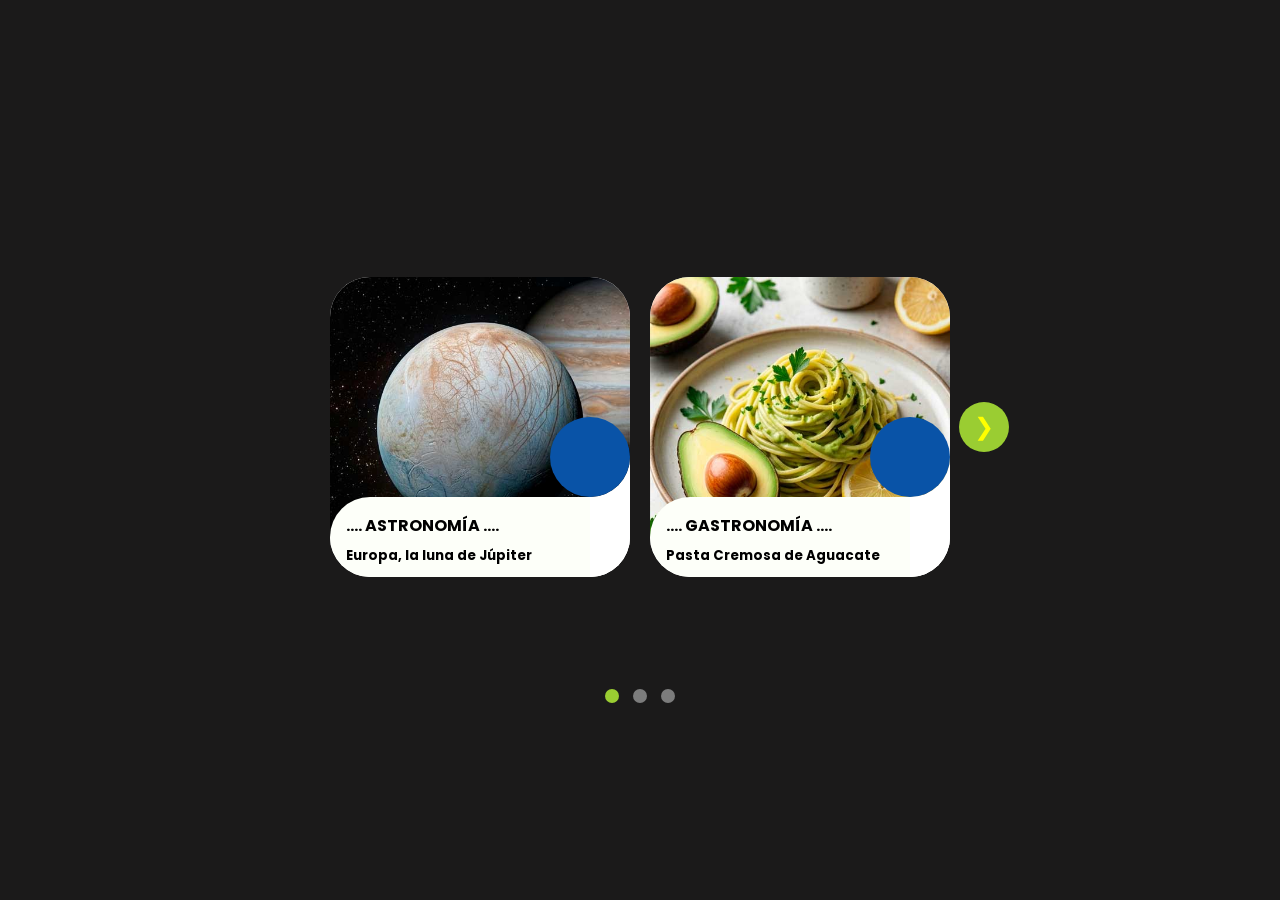
<file: sLIDER/index.html>
<!DOCTYPE html>
<html lang="es">

<head>
    <meta charset="UTF-8">
    <meta name="viewport" content="width=device-width, initial-scale=1.0">
    <title>CSS Slider</title>
    <link rel="stylesheet" href="style.css">
</head>

<body>
    <div class="container">

        <!-- .carousel: envuelve TODO el slider (estados, ventana, flechas y puntos).
             Antes tenías directamente .slider dentro de .container; ahora .slider
             va dentro de .viewport, que a su vez va dentro de .carousel. -->
        <div class="carousel">

            <!-- 1) ESTADOS: tres radios con el MISMO name (solo uno marcado a la vez).
                 Tienen que ir ANTES de .viewport, las flechas y los puntos, porque
                 el selector "~" del CSS solo mira a los hermanos que vienen DESPUÉS.
                 s1 = cards 1-2 | s2 = cards 2-3 | s3 = cards 3-4 -->
            <input type="radio" name="slide" id="s1" checked>
            <input type="radio" name="slide" id="s2">
            <input type="radio" name="slide" id="s3">

            <!-- 2) VENTANA: recorta la cinta para que solo se vean 2 cards -->
            <div class="viewport">

                <!-- CINTA: tu .slider de siempre, con tus 4 cards sin tocar -->
                <div class="slider">

                    <div class="card">
                        <div class="pic"></div>
                        <div class="content">
                            <h4>Astronomía</h4>
                            <h5>Europa, la luna de Júpiter</h5>
                            <p>Nuevos datos de la sonda espacial sugieren que las capas de hielo ocultan un óceano subterráneo con más agua que la Tierra.</p>
                        </div>
                    </div>

                    <div class="card">
                        <div class="pic"></div>
                        <div class="content">
                            <h4>Gastronomía</h4>
                            <h5>Pasta Cremosa de Aguacate</h5>
                            <p>Un plato rápido, saludable y lleno de sabor. Descubre el truco para lograr una textura ultrasuave usando solo cinco ingredientes frescos.</p>
                        </div>
                    </div>

                    <div class="card">
                        <div class="pic"></div>
                        <div class="content">
                            <h4>Tecnología</h4>
                            <h5>Guía de Desarrollo</h5>
                            <p>Técnicas prácticas para estructurar proyectos complejos, priorizar tareas clave y mantener un estado de deep work continuo durante el día.</p>
                        </div>
                    </div>

                    <div class="card">
                        <div class="pic"></div>
                        <div class="content">
                            <h4>Arquitectura</h4>
                            <h5>La regla 60-30-10</h5>
                            <p>Descubre cómo aplicar la fórmula clásica del interiorismo para equilibrar el color dominante, el secundario y los acentos sin recargar tus espacios.</p>
                        </div>
                    </div>

                </div>
            </div>

            <!-- 3) FLECHAS: cada una es un <label for="..."> que marca el radio destino.
                 El CSS muestra solo las que tienen sentido en cada posición.
                 p2: estando en s2, vuelve a s1 | p3: estando en s3, vuelve a s2
                 n1: estando en s1, avanza a s2 | n2: estando en s2, avanza a s3 -->
            <label class="arrow prev p2" for="s1">&#10094;</label>
            <label class="arrow prev p3" for="s2">&#10094;</label>
            <label class="arrow next n1" for="s2">&#10095;</label>
            <label class="arrow next n2" for="s3">&#10095;</label>

            <!-- 4) NAV DEL PIE: un punto por posición -->
            <div class="dots">
                <label for="s1" aria-label="Cards 1 y 2"></label>
                <label for="s2" aria-label="Cards 2 y 3"></label>
                <label for="s3" aria-label="Cards 3 y 4"></label>
            </div>

        </div>
    </div>
</body>

</html>
</file>
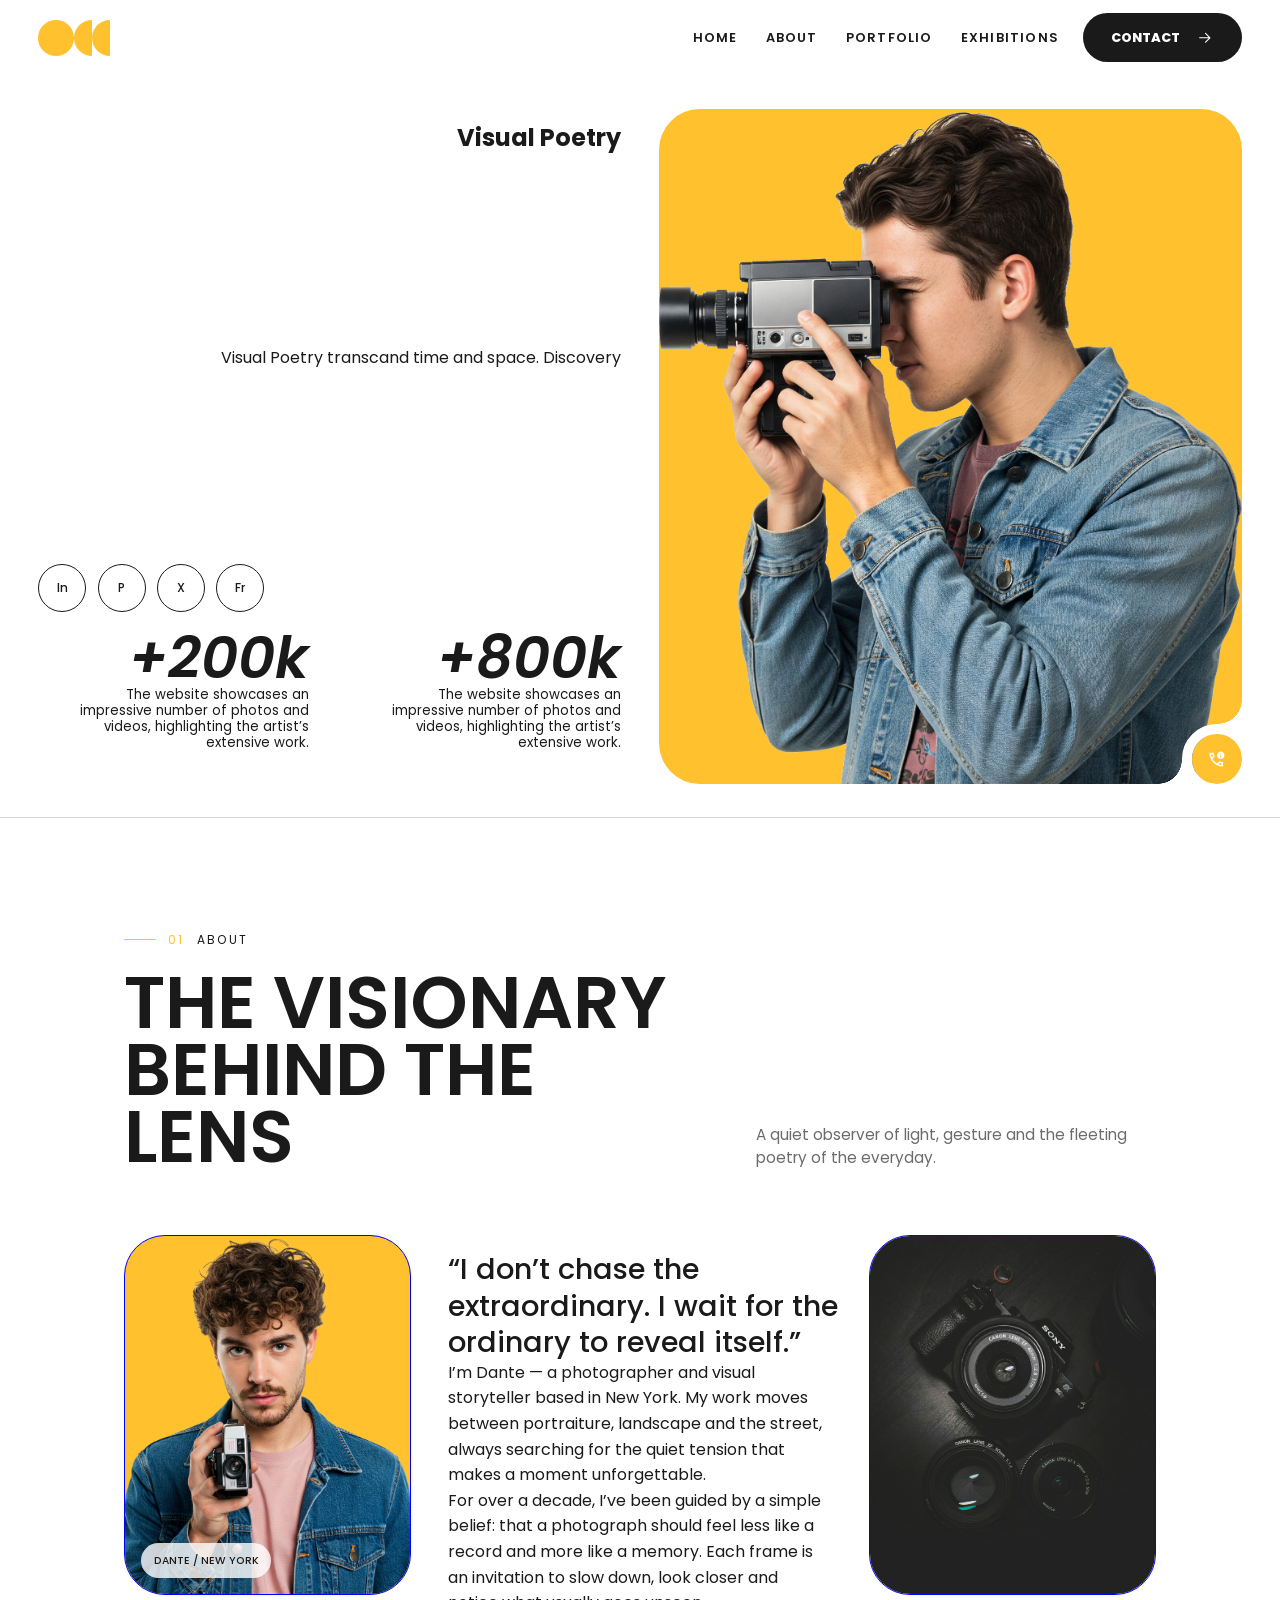
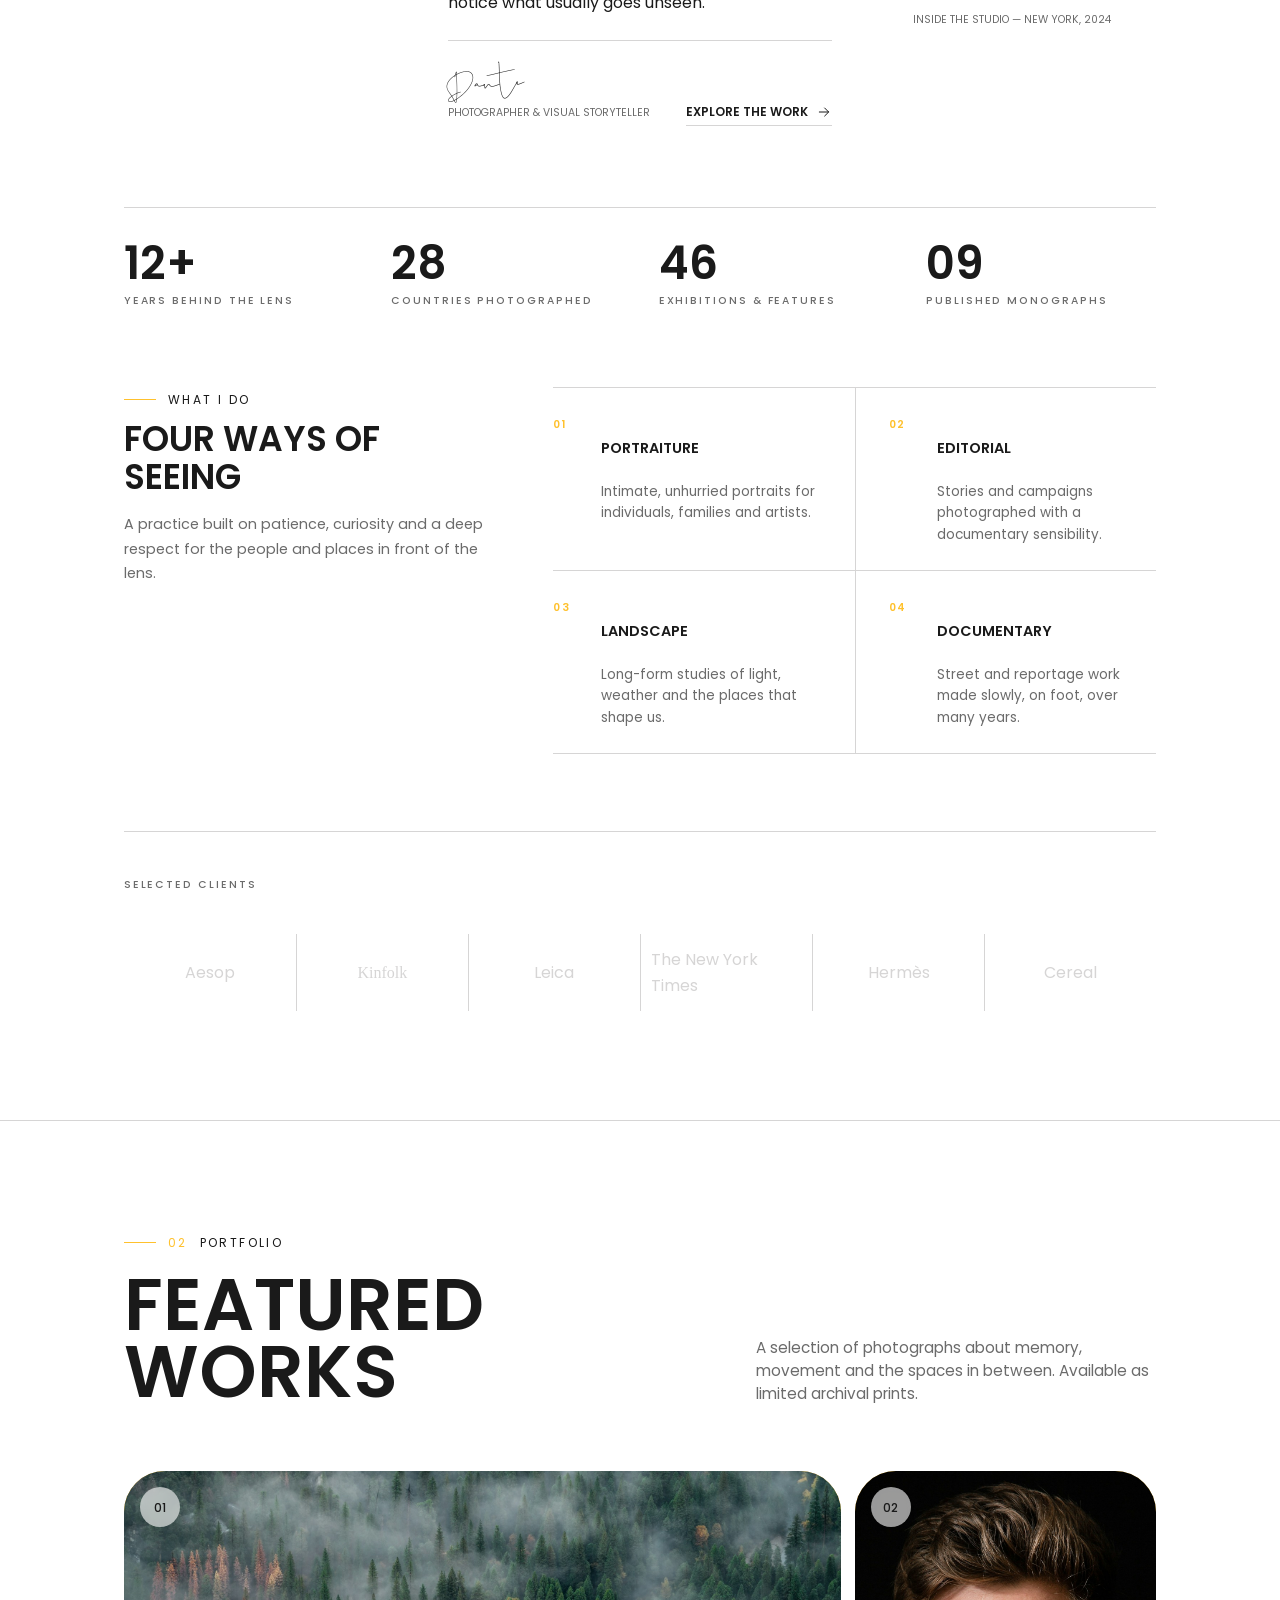
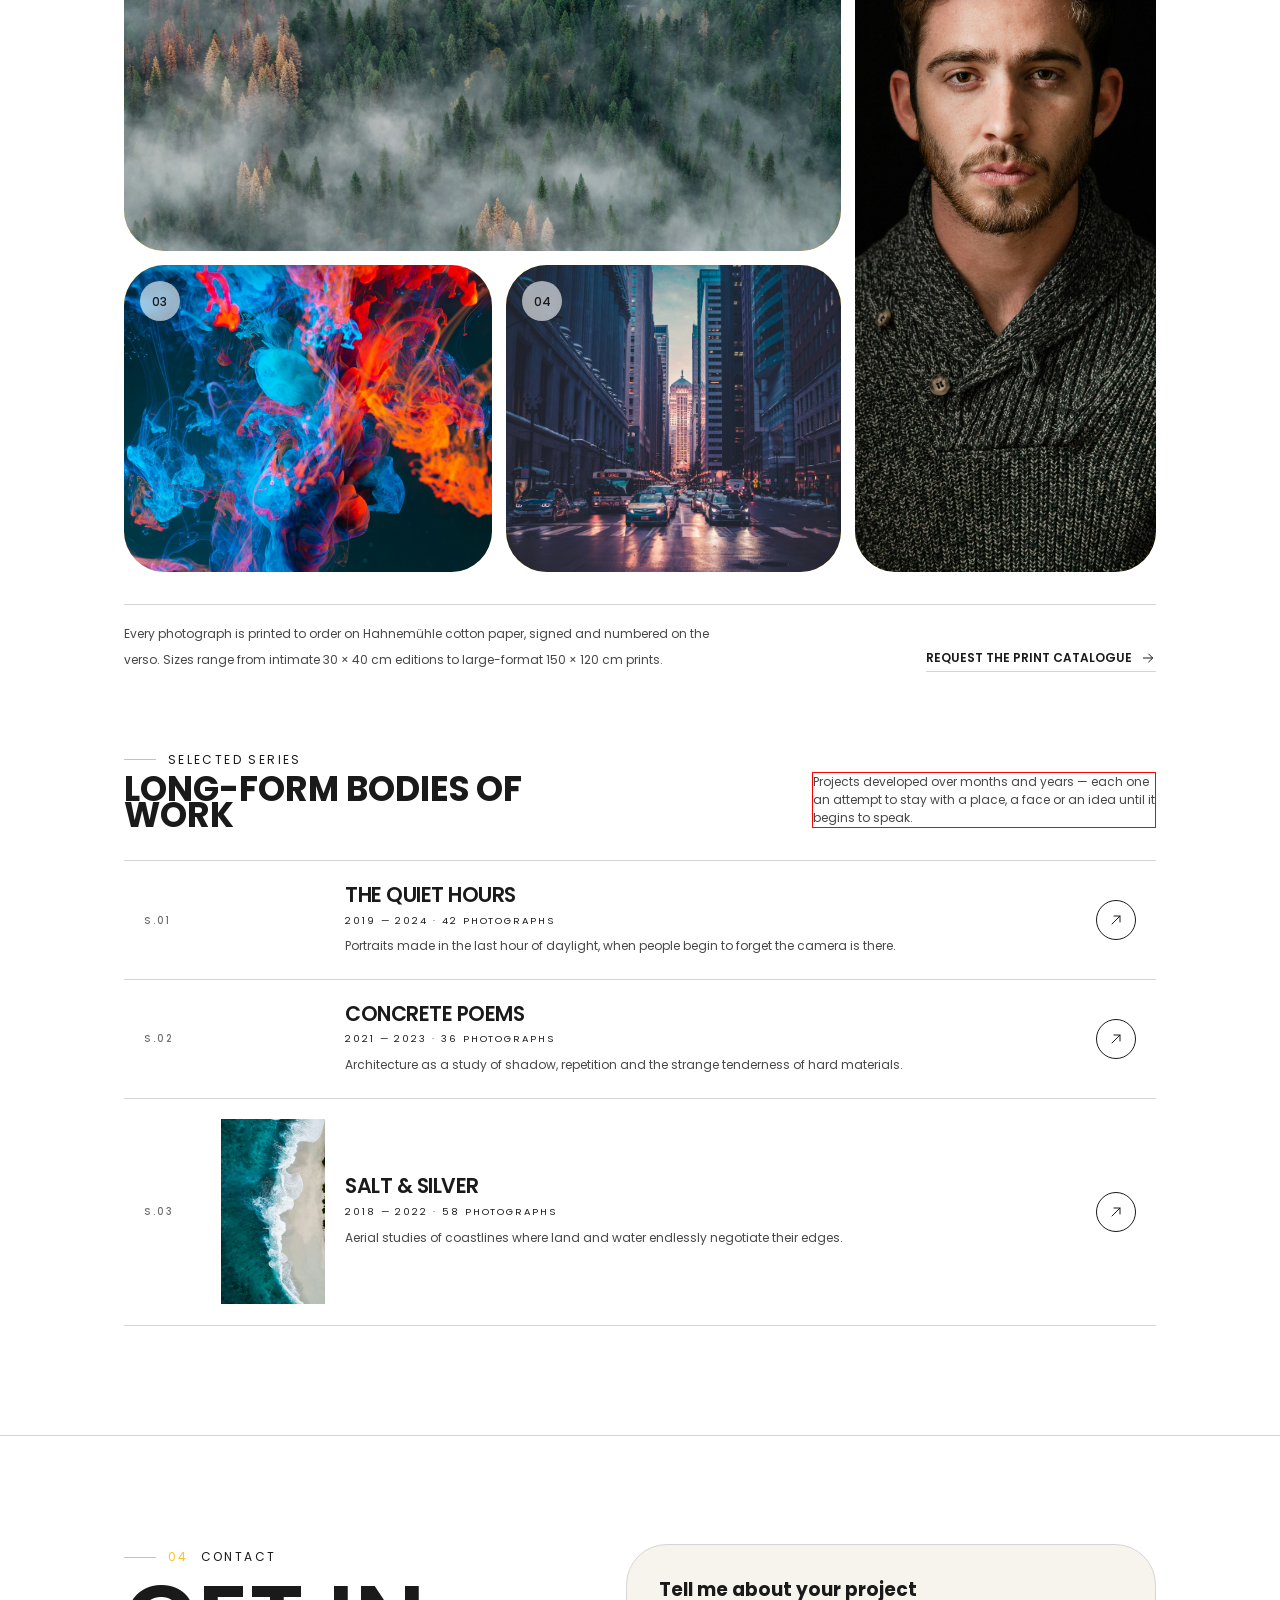
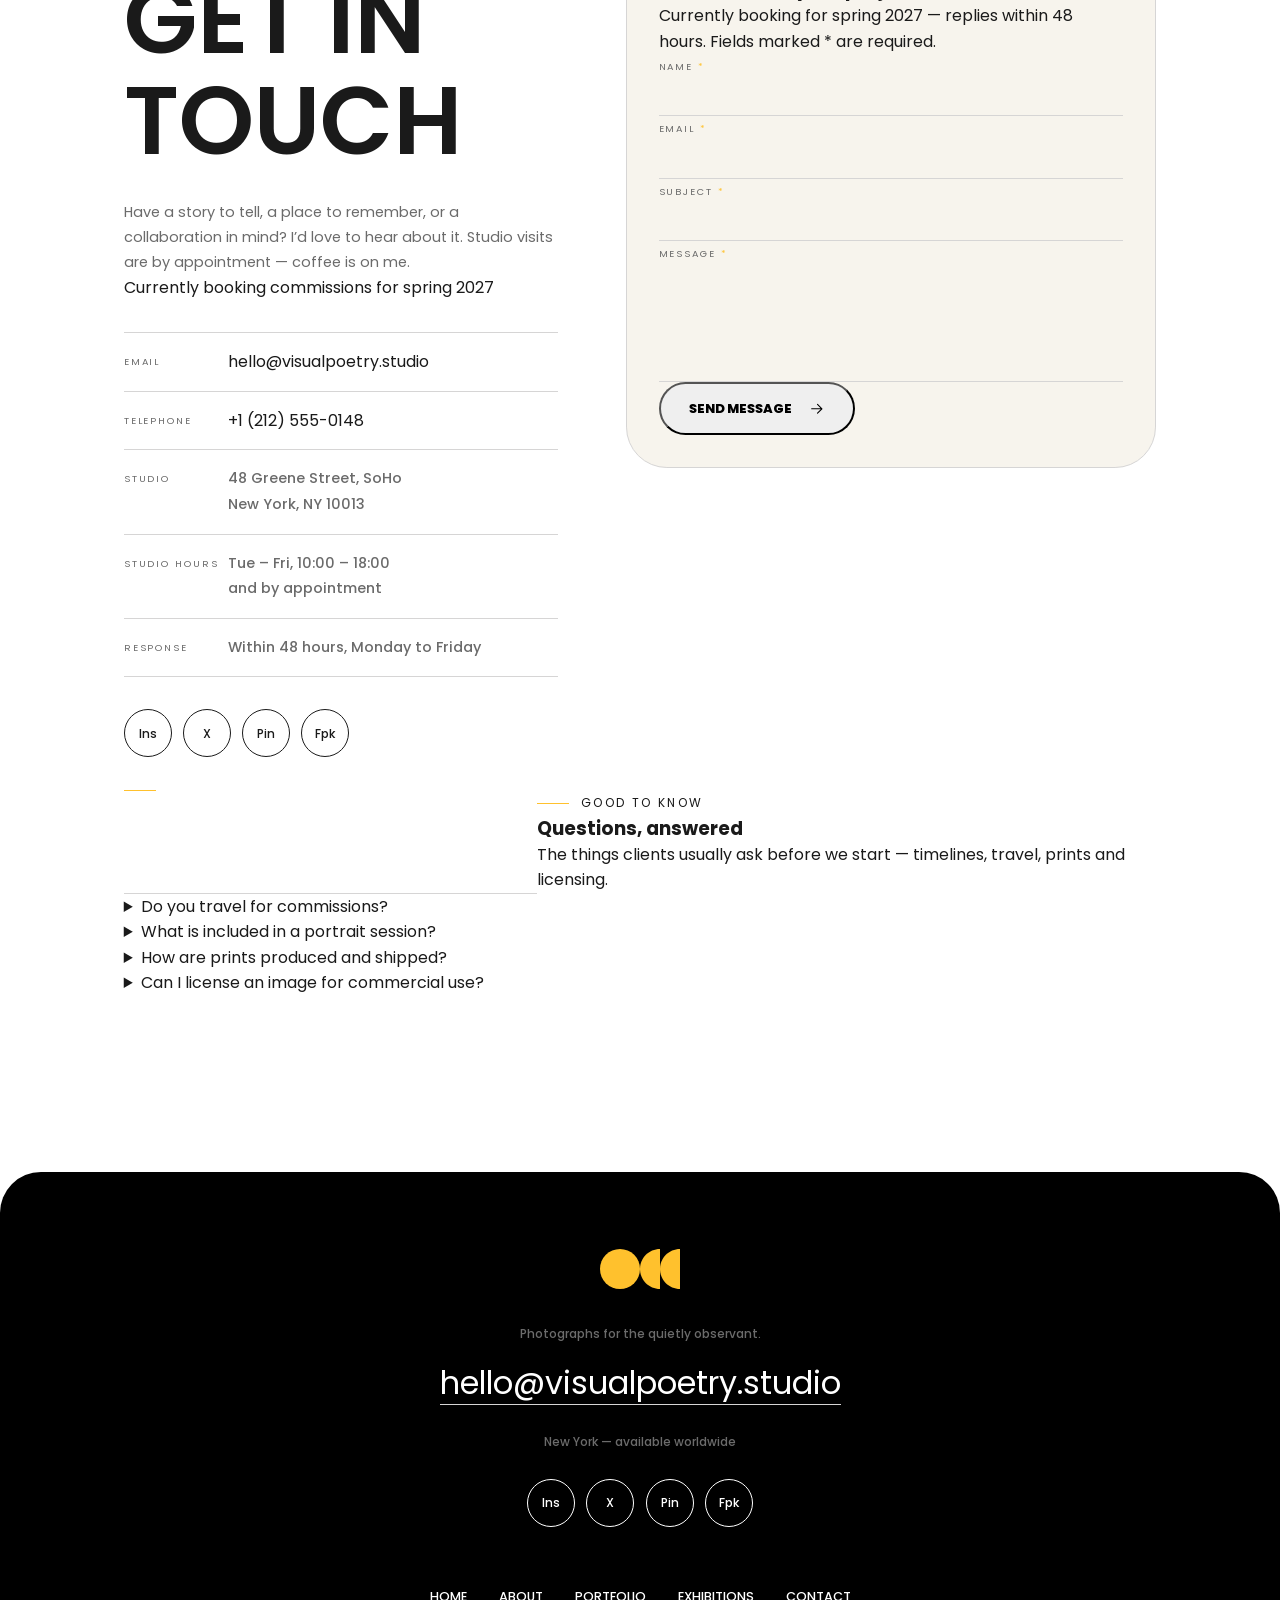
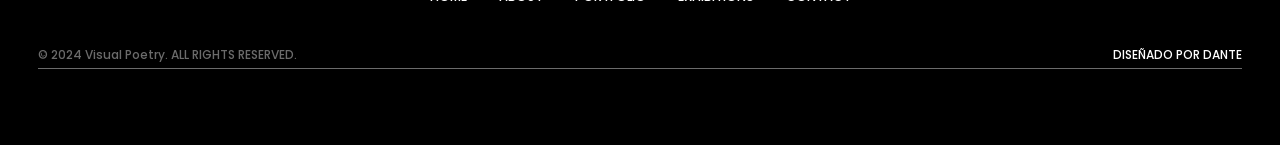
<file: VISUAL POETRY (2)/VISUAL POETRY (2)/VISUAL POETRY/index.html>
<!DOCTYPE html>
<html lang="en">
<head>
    <meta charset="UTF-8">
    <meta name="viewport" content="width=device-width, initial-scale=1.0, viewport-fit=cover">
    <meta name= "description" content="Visual Poetry is a studio of photographer Dante - portrait , landscapes and urban pictures">
    <meta name="author" description="Alba">
    <title>VISUAL POETRY</title>
    <link rel="stylesheet" href="style.css">
    <link rel="icon" href="img/logos/logo_400_orange.png" type="image/png">
    <script src="js/burguer.js" defer></script>
</head>
<body>
    <a href="#main-content" class="skip-link">Skip to content</a>
    <header class="site-header">
        <div class="container header__inner ">
            <a href="#" class="brand" aria-label="Visual Poetry - HOME">
                <svg class="brand__logo" width="300" height="150" viewBox="0 0 300 150" fill="none" xmlns="http://www.w3.org/2000/svg"> <!-- fill= transparente (none) -->
                    <circle cx="75" cy="75" r="75" fill="#ffc12d"/> <!-- fill= color que sea -->
                    <path d="M225 150C183.579 150 150 116.421 150 75C150 33.5786 183.579 0 225 0V150Z" fill="#ffc12d"/> <!-- fill= color que sea -->
                    <path d="M300 150C258.579 150 225 116.421 225 75C225 33.5786 258.579 0 300 0V150Z" fill="#ffc12d"/> <!-- fill= color que sea -->
                </svg>
            </a>
            <!-- Burger menu -->
             <button class="menu-toggle" id="nav-icon" type="button" aria-expanded="false" aria-controls="primary-navigation" aria-label="Open Menu">
                <span></span><span></span><span></span>
             </button>

             <nav class="primary-nav" id="primary-navigation" aria-label="Primary">
                <ul class="primary-nav__list">
                    <li><a href="#home" class="nav-link" data-replace="HOME"><span>HOME</span></a></li> <!-- data-replace es un atributo de usuario para la animación -->
                    <li><a href="#about" class="nav-link" data-replace="ABOUT"><span>ABOUT</span></a></li>
                    <li><a href="#portfolio" class="nav-link" data-replace="PORTFOLIO"><span>PORTFOLIO</span></a></li>
                    <li><a href="#exhibitons" class="nav-link" data-replace="EXHIBITIONS"><span>EXHIBITIONS</span></a></li>
                </ul>
                 <a href="" class="btn btn-dark primary-nav__cta">
                <span>Contact</span>
                <svg viewBox="0 0 24 24" fill="none" aria-hidden="true"><path d="M5 12h14M13 6l6 6-6 6" stroke="currentColor" stroke-width="1.5" stroke-linecap="round" stroke-linejoin="round"/></svg>
             </a>
             <p class="primary-nav__meta">Photographic Artist · New York</p>
             </nav>
            
        </div>
    </header>
    <main id="main-content">

    <section class="hero" id="hero">

        <div class="container hero__grid">
            <div class="hero__copy">
                <h1 id="hero_title" class="hero_title">
                    <span>Visual </span>
                    <span>Poetry</span>
                </h1>

                <p class="hero_lead">Visual Poetry transcand time and space. Discovery</p>

                <div class="hero_bottom">
                    <ul class="social-list" arial-label="Social Media">
                        <li><a href="" aria-label="Instagram">In</a></li>
                        <li><a href="" aria-label="Pinterest">P</a></li>
                        <li><a href="" aria-label="X Social Media">X</a></li>
                        <li><a href="" aria-label="Flickr">Fr</a></li>
                    </ul>
                     <dl class="stats">
                    <div class="stat">
                          <dt>+200k</dt>
                        <dd>The website showcases an impressive number of photos and videos, highlighting the artist’s extensive work.</dd>
                    </div>

                    <div class="stat">
                        <dt>+800k</dt>
                        <dd>The website showcases an impressive number of photos and videos, highlighting the artist’s extensive work.</dd>
                    </div>
                </dl>

                </div>

               

            </div>

            <div class="hero__visual">
                <div class="hero__canvas">
                    <img src="img/Dante_perfil.png" alt="Dante, artist Photographer, looking through a vintage film camera" class="hero_portrait">
                </div>

                <a href="" class="hero__contact" aria-label="Hire me - go to contact">
                    <span>
                        <img src="img/phone.svg" alt="Phone Icon" width="24" height="24" aria-hidden="true">
                        <b class="hero__contact-text">Hire Me</b>
                    </span>
                </a>
            </div>
        </div>

    </section>

    <!--About-->
    <section class="section about" id="about" aria-labelledby="about-title">
            <div class="container">
                <header class="section-heading">
                    <p class="eyebrow"><span>01</span> About</p>
                    <h2 class="section-title" id="about-title">The visionary<br>behind the lens</h2>
                    <p class="section-note">A quiet observer of light, gesture and the fleeting poetry of the everyday.</p>
                </header>

                <div class="about__body">
                    <div class="about__portrait">
                        <figure class="media-frame media-frame--mustard">
                            <img src="img/Dante_front.png" alt="Close-up portrait of Dante holding a camera" width="1727" height="1943" loading="lazy" decoding="async">
                            <figcaption class="media-tag">Dante / New York</figcaption>
                        </figure>
                    </div>

                    <div class="about__text">
                        <p class="about__statement">“I don’t chase the extraordinary. I wait for the ordinary to reveal itself.”</p>
                        <p>I’m Dante — a photographer and visual storyteller based in New York. My work moves between portraiture, landscape and the street, always searching for the quiet tension that makes a moment unforgettable.</p>
                        <p>For over a decade, I’ve been guided by a simple belief: that a photograph should feel less like a record and more like a memory. Each frame is an invitation to slow down, look closer and notice what usually goes unseen.</p>

                        <div class="about__footer">
                            <div class="about__signature">
                                <span class="signature">Dante</span>
                                <span class="about__role">Photographer &amp; visual storyteller</span>
                            </div>
                            <a class="text-link" href="#portfolio">
                                Explore the work
                                <svg viewBox="0 0 24 24" fill="none" aria-hidden="true"><path d="M5 12h14M13 6l6 6-6 6" stroke="currentColor" stroke-width="1.5" stroke-linecap="round" stroke-linejoin="round"/></svg>
                            </a>
                        </div>
                    </div>

                    <figure class="about__studio">
                        <div class="media-frame">
                            <img src="img/about/studio.jpg" alt="Camera and lenses arranged on a dark studio table" width="1400" height="1750" loading="lazy" decoding="async">
                        </div>
                        <figcaption>Inside the studio — New York, 2024</figcaption>
                    </figure>
                </div>

                <dl class="about__stats" aria-label="Career highlights">
                    <div class="about-stat">
                        <dt>12+</dt>
                        <dd>Years behind the lens</dd>
                    </div>
                    <div class="about-stat">
                        <dt>28</dt>
                        <dd>Countries photographed</dd>
                    </div>
                    <div class="about-stat">
                        <dt>46</dt>
                        <dd>Exhibitions &amp; features</dd>
                    </div>
                    <div class="about-stat">
                        <dt>09</dt>
                        <dd>Published monographs</dd>
                    </div>
                </dl>

                <div class="about__disciplines">
                    <div class="about__disciplines-intro">
                        <p class="eyebrow">What I do</p>
                        <h3>Four ways of seeing</h3>
                        <p>A practice built on patience, curiosity and a deep respect for the people and places in front of the lens.</p>
                    </div>

                    <ul class="discipline-list">
                        <li class="discipline">
                            <span class="discipline__index">01</span>
                            <div>
                                <h4>Portraiture</h4>
                                <p>Intimate, unhurried portraits for individuals, families and artists.</p>
                            </div>
                        </li>
                        <li class="discipline">
                            <span class="discipline__index">02</span>
                            <div>
                                <h4>Editorial</h4>
                                <p>Stories and campaigns photographed with a documentary sensibility.</p>
                            </div>
                        </li>
                        <li class="discipline">
                            <span class="discipline__index">03</span>
                            <div>
                                <h4>Landscape</h4>
                                <p>Long-form studies of light, weather and the places that shape us.</p>
                            </div>
                        </li>
                        <li class="discipline">
                            <span class="discipline__index">04</span>
                            <div>
                                <h4>Documentary</h4>
                                <p>Street and reportage work made slowly, on foot, over many years.</p>
                            </div>
                        </li>
                    </ul>
                </div>

                <div class="clients">
                    <span class="clients__label">Selected clients</span>
                    <ul class="clients__logos">
                        <li><span class="logo logo--aesop">Aesop</span></li>
                        <li><span class="logo logo--kinfolk">Kinfolk</span></li>
                        <li><span class="logo logo--leica">Leica</span></li>
                        <li><span class="logo logo--nyt">The New York Times</span></li>
                        <li><span class="logo logo--hermes">Hermès</span></li>
                        <li><span class="logo logo--cereal">Cereal</span></li>
                    </ul>
                </div>
            </div>
        </section>

        <section class="section portfolio" id="portfolio" aria-labelledby="portfolio-title">
            <div class="container">
                <header class="section-heading">
                    <p class="eyebrow"><span>02</span> Portfolio</p>
                    <h2 class="section-title" id="portfolio-title">Featured works</h2>
                    <p class="section-note">A selection of photographs about memory, movement and the spaces in between. Available as limited archival prints.</p>
                </header>

                <div class="works">
                    <figure class="work work--landscape" tabindex="0" aria-labelledby="work-1-title">
                        <img src="img/portfolio/fog.jpg" alt="Misty forest with rows of pine trees fading into soft grey fog" width="2000" height="1334" loading="lazy" decoding="async">
                        <span class="work__index" aria-hidden="true">01</span>
                        <figcaption class="work__caption">
                            <span class="work__year">2024 — Landscape</span>
                            <h3 id="work-1-title">Where the Fog Sleeps</h3>
                            <p>Archival pigment print · 120 × 90 cm</p>
                        </figcaption>
                    </figure>

                    <figure class="work work--portrait" tabindex="0" aria-labelledby="work-2-title">
                        <img src="img/portfolio/portrait.jpg" alt="Black and white studio portrait of a man looking directly at the camera" width="1600" height="2400" loading="lazy" decoding="async">
                        <span class="work__index" aria-hidden="true">02</span>
                        <figcaption class="work__caption">
                            <span class="work__year">2024 — Portrait</span>
                            <h3 id="work-2-title">Gaze No. 04</h3>
                            <p>Silver gelatin print · 60 × 80 cm</p>
                        </figcaption>
                    </figure>

                    <figure class="work work--texture" tabindex="0" aria-labelledby="work-3-title">
                        <img src="img/portfolio/macro.jpg" alt="Macro photograph of blue and orange ink swirling through water" width="1600" height="1067" loading="lazy" decoding="async">
                        <span class="work__index" aria-hidden="true">03</span>
                        <figcaption class="work__caption">
                            <span class="work__year">2025 — Abstract</span>
                            <h3 id="work-3-title">Beneath the Surface</h3>
                            <p>Chromogenic print · 90 × 90 cm</p>
                        </figcaption>
                    </figure>

                    <figure class="work work--street" tabindex="0" aria-labelledby="work-4-title">
                        <img src="img/portfolio/street.jpg" alt="Rain-slicked city street at dusk with cars, buses and glowing lights" width="1600" height="2001" loading="lazy" decoding="async">
                        <span class="work__index" aria-hidden="true">04</span>
                        <figcaption class="work__caption">
                            <span class="work__year">2023 — Street</span>
                            <h3 id="work-4-title">After Hours</h3>
                            <p>Archival pigment print · 90 × 120 cm</p>
                        </figcaption>
                    </figure>
                </div>

                <div class="works__foot">
                    <p>Every photograph is printed to order on Hahnemühle cotton paper, signed and numbered on the verso. Sizes range from intimate 30 × 40 cm editions to large-format 150 × 120 cm prints.</p>
                    <a class="text-link" href="#contact">
                        Request the print catalogue
                        <svg viewBox="0 0 24 24" fill="none" aria-hidden="true"><path d="M5 12h14M13 6l6 6-6 6" stroke="currentColor" stroke-width="1.5" stroke-linecap="round" stroke-linejoin="round"/></svg>
                    </a>
                </div>
     <!-- ---------------------------------------------------- FIN DE LA GALERÍA ------ -->
                <div class="series">
                    <header class="series__heading">
                        <p class="eyebrow">Selected series</p>
                        <h3>Long-form bodies of work</h3>
                        <p>Projects developed over months and years — each one an attempt to stay with a place, a face or an idea until it begins to speak.</p>
                    </header>

                    <ol class="series-list">
                        <li class="series-item">
                            <a class="series-item__link" href="#contact">
                                <span class="series-item__index">S.01</span>
                                <span class="series-item__thumb">
                                    <img src="img/portfolio/series-quiet.jpg" alt="Portrait of a woman in warm evening light" width="1400" height="933" loading="lazy" decoding="async">
                                </span>
                                <span class="series-item__body">
                                    <span class="series-item__title">The Quiet Hours</span>
                                    <span class="series-item__meta">2019 — 2024 · 42 photographs</span>
                                    <span class="series-item__desc">Portraits made in the last hour of daylight, when people begin to forget the camera is there.</span>
                                </span>
                                <span class="series-item__arrow" aria-hidden="true">
                                    <svg viewBox="0 0 24 24" fill="none"><path d="M6 18 18 6M9 6h9v9" stroke="currentColor" stroke-width="1.5" stroke-linecap="round" stroke-linejoin="round"/></svg>
                                </span>
                            </a>
                        </li>
                        <li class="series-item">
                            <a class="series-item__link" href="#contact">
                                <span class="series-item__index">S.02</span>
                                <span class="series-item__thumb">
                                    <img src="img/portfolio/series-concrete.jpg" alt="Modern concrete building against a pale sky" width="1400" height="933" loading="lazy" decoding="async">
                                </span>
                                <span class="series-item__body">
                                    <span class="series-item__title">Concrete Poems</span>
                                    <span class="series-item__meta">2021 — 2023 · 36 photographs</span>
                                    <span class="series-item__desc">Architecture as a study of shadow, repetition and the strange tenderness of hard materials.</span>
                                </span>
                                <span class="series-item__arrow" aria-hidden="true">
                                    <svg viewBox="0 0 24 24" fill="none"><path d="M6 18 18 6M9 6h9v9" stroke="currentColor" stroke-width="1.5" stroke-linecap="round" stroke-linejoin="round"/></svg>
                                </span>
                            </a>
                        </li>
                        <li class="series-item">
                            <a class="series-item__link" href="#contact">
                                <span class="series-item__index">S.03</span>
                                <span class="series-item__thumb">
                                    <img src="img/portfolio/series-salt.jpg" alt="Aerial view of turquoise water meeting pale sand" width="1400" height="2333" loading="lazy" decoding="async">
                                </span>
                                <span class="series-item__body">
                                    <span class="series-item__title">Salt &amp; Silver</span>
                                    <span class="series-item__meta">2018 — 2022 · 58 photographs</span>
                                    <span class="series-item__desc">Aerial studies of coastlines where land and water endlessly negotiate their edges.</span>
                                </span>
                                <span class="series-item__arrow" aria-hidden="true">
                                    <svg viewBox="0 0 24 24" fill="none"><path d="M6 18 18 6M9 6h9v9" stroke="currentColor" stroke-width="1.5" stroke-linecap="round" stroke-linejoin="round"/></svg>
                                </span>
                            </a>
                        </li>
                    </ol>
                </div>
            </div>
        </section>


        <!--new-->
        <section class="section contact" id="contact" aria-labelledby="contact-title">
            <div class="container contact__grid">
                <div class="contact__intro">
                    <p class="eyebrow"><span>04</span> Contact</p>
                    <h2 class="section-title" id="contact-title">Get in touch</h2>
                    <p class="contact__copy">Have a story to tell, a place to remember, or a collaboration in mind? I’d love to hear about it. Studio visits are by appointment — coffee is on me.</p>

                    <p class="availability"><span class="availability__dot" aria-hidden="true"></span>Currently booking commissions for spring 2027</p>

                    <address class="contact__details">
                        <div class="contact__detail">
                            <span class="contact__label">Email</span>
                            <a class="contact__link" href="mailto:hello@visualpoetry.studio">hello@visualpoetry.studio</a>
                        </div>
                        <div class="contact__detail">
                            <span class="contact__label">Telephone</span>
                            <a class="contact__link" href="tel:+12125550148">+1 (212) 555-0148</a>
                        </div>
                        <div class="contact__detail">
                            <span class="contact__label">Studio</span>
                            <p>48 Greene Street, SoHo<br>New York, NY 10013</p>
                        </div>
                        <div class="contact__detail">
                            <span class="contact__label">Studio hours</span>
                            <p>Tue – Fri, 10:00 – 18:00<br>and by appointment</p>
                        </div>
                        <div class="contact__detail">
                            <span class="contact__label">Response</span>
                            <p>Within 48 hours, Monday to Friday</p>
                        </div>
                    </address>

                    <ul class="social-list social-list--contact" aria-label="Social media">
                        <li><a href="https://www.instagram.com/" target="_blank" rel="noopener noreferrer" aria-label="Instagram">Ins</a></li>
                        <li><a href="https://x.com/" target="_blank" rel="noopener noreferrer" aria-label="X">X</a></li>
                        <li><a href="https://www.pinterest.com/" target="_blank" rel="noopener noreferrer" aria-label="Pinterest">Pin</a></li>
                        <li><a href="https://www.facebook.com/" target="_blank" rel="noopener noreferrer" aria-label="Facebook">Fpk</a></li>
                    </ul>
                </div>

                <div class="contact__form-panel">
                    <div class="contact__form-heading">
                        <h3>Tell me about your project</h3>
                        <p>Currently booking for spring 2027 — replies within 48 hours. Fields marked <span aria-hidden="true">*</span> are required.</p>
                    </div>

                    <form class="contact-form" action="mailto:hello@visualpoetry.studio?subject=Project%20inquiry" method="post" enctype="text/plain">
                        <div class="form-field">
                            <label for="name">Name <span aria-hidden="true">*</span></label>
                            <input type="text" id="name" name="name" autocomplete="name" required>
                        </div>
                        <div class="form-field">
                            <label for="email">Email <span aria-hidden="true">*</span></label>
                            <input type="email" id="email" name="email" autocomplete="email" required>
                        </div>
                        <div class="form-field form-field--full">
                            <label for="subject">Subject <span aria-hidden="true">*</span></label>
                            <input type="text" id="subject" name="subject" required>
                        </div>
                        <div class="form-field form-field--full">
                            <label for="message">Message <span aria-hidden="true">*</span></label>
                            <textarea id="message" name="message" rows="4" required></textarea>
                        </div>
                        <button class="btn btn--dark contact-form__submit" type="submit">
                            Send message
                            <svg viewBox="0 0 24 24" fill="none" aria-hidden="true"><path d="M5 12h14M13 6l6 6-6 6" stroke="currentColor" stroke-width="1.5" stroke-linecap="round" stroke-linejoin="round"/></svg>
                        </button>
                    </form>
                </div>
            </div>

            <div class="container faq">
                <div class="faq__intro">
                    <p class="eyebrow">Good to know</p>
                    <h3>Questions, answered</h3>
                    <p>The things clients usually ask before we start — timelines, travel, prints and licensing.</p>
                </div>

                <div class="faq__list">
                    <details class="faq-item">
                        <summary>Do you travel for commissions?</summary>
                        <p>Yes. I’m based in New York and travel regularly across the US and Europe. Travel and accommodation are quoted separately, and I’m happy to work anywhere the story takes us.</p>
                    </details>
                    <details class="faq-item">
                        <summary>What is included in a portrait session?</summary>
                        <p>A short call before the shoot, two hours of photography at a location of your choice, a private online gallery, and ten retouched images delivered in high resolution.</p>
                    </details>
                    <details class="faq-item">
                        <summary>How are prints produced and shipped?</summary>
                        <p>Every print is made to order by a fine-art lab in Brooklyn, signed and numbered, and shipped worldwide within two weeks in a protective tube or flat box.</p>
                    </details>
                    <details class="faq-item">
                        <summary>Can I license an image for commercial use?</summary>
                        <p>Editorial and commercial licenses are available for most works. Send a note with the intended usage and I’ll come back to you with a quote.</p>
                    </details>
                </div>
            </div>
        </section>

        <footer class="site-footer">
        <div class="container footer__inner">
            <a class="footer__brand" href="#home" aria-label="Visual Poetry — back to top">
                <svg viewBox="0 0 300 150" fill="none" xmlns="http://www.w3.org/2000/svg" aria-hidden="true" focusable="false">
                    <circle cx="75" cy="75" r="75" fill="currentColor"/>
                    <path d="M225 150C183.579 150 150 116.421 150 75C150 33.5786 183.579 0 225 0V150Z" fill="currentColor"/>
                    <path d="M300 150C258.579 150 225 116.421 225 75C225 33.5786 258.579 0 300 0V150Z" fill="currentColor"/>
                </svg>
            </a>

            <p class="footer__tagline">Photographs for the quietly observant.</p>

            <a class="footer__email" href="mailto:hello@visualpoetry.studio">hello@visualpoetry.studio</a>

            <p class="footer__location">New York — available worldwide</p>

            <ul class="social-list social-list--footer" aria-label="Social media">
                <li><a href="https://www.instagram.com/" target="_blank" rel="noopener noreferrer" aria-label="Instagram">Ins</a></li>
                <li><a href="https://x.com/" target="_blank" rel="noopener noreferrer" aria-label="X">X</a></li>
                <li><a href="https://www.pinterest.com/" target="_blank" rel="noopener noreferrer" aria-label="Pinterest">Pin</a></li>
                <li><a href="https://www.facebook.com/" target="_blank" rel="noopener noreferrer" aria-label="Facebook">Fpk</a></li>
            </ul>

            <nav class="footer__nav" aria-label="Footer">
                <ul>
                    <li><a href="#home">Home</a></li>
                    <li><a href="#about">About</a></li>
                    <li><a href="#portfolio">Portfolio</a></li>
                    <li><a href="#exhibitions">Exhibitions</a></li>
                    <li><a href="#contact">Contact</a></li>
                </ul>
            </nav>

            <div class="footer__legal">
                <p>© 2024 Visual Poetry. ALL RIGHTS RESERVED.</p>
                <p><a href="mailto:hello@visualpoetry.studio">DISEÑADO POR DANTE</a></p>
            </div>
        </div>
    </footer>

</main>

</body>
</html>
</file>
<file: sLIDER/style.css>
@import url('https://fonts.googleapis.com/css2?family=Poppins:ital,wght@0,100;0,200;0,300;0,400;0,500;0,600;0,700;0,800;0,900;1,100;1,200;1,300;1,400;1,500;1,600;1,700;1,800;1,900&display=swap');

* {
    margin: 0;
    padding: 0;
    box-sizing: border-box;
}

body, html {
    height: 100%;
}

.container {
    width: 100%;
    height: 100%;
    background-color: rgb(27, 26, 26);
    display: flex;
    justify-content: center;
    align-items: center;
    font-family: Poppins, sans-serif;
}

.carousel { 
    display: flex;
    flex-direction: column;
    align-items: center;
    padding: 0 4rem;
    position: relative;
    gap: 2rem;

    .arrow {
        color: yellow;
        position: absolute;
        top: 230px;
        transform: translateY(-50%);
        width: 50px;
        height: 50px;
        border-radius: 50%;
        background-color: yellowgreen;
        font-size: 1.5rem;
        line-height: 50px;
        text-align: center;
        cursor: pointer;
        z-index: 9999;
        user-select: none;
        transition: transform .3s;
        /*Deshabilitamos como situacion de partida,segun los dots de partida*/
        display:none;

        &:hover {
            transform: translateY(-50%) scale(1.1);
        }
    }

    .prev {
        left: 5px;
    }

    .next {
        right: 5px;
    }

    .dots {
        display: flex;
        gap: 14px;

        label {
            width: 14px;
            height: 14px;
            background-color: rgb(124, 124, 124);
            border-radius: 50%;
            cursor: pointer;
            transition: background .3s, transform .3s;
        }
    }

}

/* Los radiobutton se ocultan */
.carousel input {
    display: none;
}

/* Ventana del slider */
.viewport {
    width: 620px;
    height: 460px;
    overflow: hidden;
}

.slider {
    display: flex;
    align-items: center;
    gap: 20px;
    height: 100%;
    width: max-content;
    transition: transform .5s ease;
    position: relative;
}

.card {
    width: 300px;
    height: 300px;
    flex-shrink: 0;
    background: white;
    border-radius: 40px;
    overflow: hidden;
    cursor: pointer;
    transition: all .5s;
    position: relative;

    &::before {
        content: "";
        position: absolute;
        width: 40px;
        height: 40px;
        left: 260px;
        top: 180px;
        background: transparent;
        border-bottom-right-radius: 40px;
        box-shadow: 40px 40px 0 40px white;
        z-index: 1;
    }

    &:hover {
        height: 440px;

        .content p {
            opacity: 1;
        }
    }

    .pic {
        width: 100%;
        height: 260px;
        background-size: cover;
        background-color: yellowgreen;
        position: relative;

        &::before {
            content: "";
            position: absolute;
            bottom: -40px;
            background-color: rgb(253, 255, 249);
            border-radius: 40px 0 0 0;
            width: 100%;
            height: 80px;
        }

        &::after {
            content: "";
            position: absolute;
            background: rgb(9, 83, 167);
            width: 80px;
            height: 80px;
            bottom: 40px;
            border-radius: 50%;
            right: 0;
            z-index: 2;
        }
    }

    .content {
        position: relative;
        padding: 1rem;
        top: -40px;
        z-index: 2;

        h4 {
            text-transform: uppercase;
            margin-bottom: .5rem;

            &::before {
                content: " .... ";
                color: rgb(0, 0, 0);
            }

            &::after {
                content: " .... ";
                color: rgb(0, 0, 0);
            }
        }

        h5 {
            margin-bottom: .5rem;
        }

        p {
            opacity: 0;
            font-size: 0.9rem;
            transition: .5s;
        }
    }

    &:nth-child(1) .pic {
        background-image: url(pic1.jpg);
    }

    &:nth-child(2) .pic {
        background-image: url(pic2.jpg);
    }

    &:nth-child(3) .pic {
        background-image: url(pic3.jpg);
    }

    &:nth-child(4) .pic {
        background-image: url(pic4.jpg);
    }
}

/* Controlamos el slider */
/*El control de los radios button mejor hacerlos sin nesting para no*/
#s1:checked ~ .viewport .slider {
    transform: translateX(0);
}

#s2:checked ~ .viewport .slider {
    transform: translateX(-320px);
}

#s3:checked ~ .viewport .slider {
    transform: translateX(-640px);
}

#s1:checked ~ .dots label[for="s1"],
#s2:checked ~ .dots label[for="s2"],
#s3:checked ~ .dots label[for="s3"] {
    background-color: yellowgreen;
    transform: scale(1, 1);
}

#s1:checked ~ .n1  {display: block}
/*Estamos en el botón del medeio, mostramos .p2 y .n2 -ir a s3.*/
#s2:checked ~ .p2,
#s2:checked ~ .n2 {display: block}
#s3:checked ~ .p3 {display: block}


/*Pseudoo clase has*/
</file>
<file: VISUAL POETRY (2)/VISUAL POETRY (2)/VISUAL POETRY/style.css>
/* Notación BEM - Bloque, Elemento, Modificador */

/* Font embed */

@import url('https://fonts.googleapis.com/css2?family=Poppins:ital,wght@0,100;0,200;0,300;0,400;0,500;0,600;0,700;0,800;0,900;1,100;1,200;1,300;1,400;1,500;1,600;1,700;1,800;1,900&display=swap');

@font-face {
    font-family: "Author Signature";
    src: url(fonts/AuthorSignature.ttf) format("truetype");
    font-display: swap;
    /* Apply font when downloaded */
}

@font-face {
    font-family: "Fen";
    src: url(fonts/fen0210.ttf) format("truetype");
    font-display: swap;
    /* Apply font when downloaded */
}

/* Mini Reset */

*,
*::after,
*::before {
    box-sizing: border-box;
}

h1,
h2,
h3,
p,
blockquote,
figure {
    margin: 0;
}

ul,
ol {
    margin: 0;
    padding: 0;
    list-style: none;
}

img {
    display: block;
    max-width: 100%;
    height: auto;
}

button,
input,
textarea {
    font: inherit;
    /* Form components inherit web site font */
}

/* Custom Properties */

:root {
    --back-color: #fff;
    --front-color: #1a1a1a;
    --mustard: #ffc12d;
    --paper: #f7f4ed;
    --muted: #6b6b6b;
    --note: #474747;
    --line: rgb(214, 213, 213);
    --font-display: "Poppins", "Helvetica", sans-serif;
    --radius: clamp(2rem, 1.667rem + 1.111vw, 3rem);
    --container: 1840px;
    --gutter: clamp(1.25rem, 3vw, 2.5rem);
    --section-space: clamp(5rem, 8.5vw, 9.5rem);

    @media (max-width: 640px) {
        --section-space: clamp(4rem, 16vw, 5.5rem);
    }

}


/* ---------------------------------- ACCESIBILIDAD -------------------------*/

::selection {
    background: var(--mustard);
    color: var(--front-color);
}

/*  accesible focus indicator */
:where(a, button, input, textarea, [tabindex]):focus-visible {
    /* [tabindex] any element width tabindex attr */
    outline: 1px solid var(--mustard);
    outline-offset: 4px;
    /* Separate the outline by 4px */
}

/*
The solution (skip-link): It is an invisible link placed at the absolute beginning of the HTML code 
(usually the very first thing the keyboard reads).
By default: It is hidden from view. When you press Tab for the first time: The link comes to life, appears on screen (thanks to pseudo-classes like :focus or :focus-visible), and says something like "Skip to main content".
Upon clicking (Enter): It jumps directly to the page's main content, saving the user from navigating through the entire menu.
The skip-link allows keyboard users to bypass repetitive menus and go straight to the main content. CSS provides the perfect visual infrastructure (visible focus and compensated scroll margin) for these accessible interactions to work smoothly and elegantly.

*/

.skip-link {
    position: fixed;
    top: .75rem;
    left: .75rem;
    z-index: 9999;
    padding: 1rem 1.2rem;
    background: var(--front-color);
    color: var(--back-color);
    font-family: var(--font-display);
    font-size: .75rem;
    font-weight: 800;
    text-decoration: none;
    text-transform: uppercase;

    transform: translateY(-180%);
    transition: transform 180ms ease;

    &:focus {
        transform: translateY(0);
    }

}

/* ---------------------------------- REGULAR STYLES --------------------*/

/* smooth scrolling */

html {
    overscroll-behavior:contain;
    /* avoid resize font when the device change orientation */
    text-size-adjust: 100%;
}

body {
    overflow-x: clip;
    /* evita el desbordamiento en el eje de la X */
    background: var(--back-color);
    color: var(--front-color);
    font-family: Poppins, sans-serif;
    line-height: 1.6rem;
    -webkit-font-smoothing: antialiased;
    /* hace el texto más nítido y limpio */
    text-rendering: optimizeLegibility;
    /* mejora la legibilidad de la fuente, si se deja */
    margin: 0;
}

.container {
    width: min(calc(100% - (var(--gutter) * 2)), var(--container));
    margin-inline: auto;
    /* centramos el contenedor */
}

.btn {
    position: relative;
    display: inline-flex;
    justify-content: center;
    align-items: center;
    gap: 1rem;
    min-height: 3rem;
    padding: .75rem 1.75rem;
    border-radius: 999px;
    overflow: hidden;

    font-size: .8rem;
    font-weight: 800;
    text-transform: uppercase;
    text-decoration: none;

    transition: background-color .3s ease, color .3s ease, transform .3s ease-out, box-shadow .3s ease;


    svg {
        width: 1.1rem;
        height: 1.1rem;
        flex: 0 0 auto;
        /* no se estira, no se encoje, mantiene su tamaño original */
        transition: transform .3s ease-out;
    }

    &.btn-dark {
        background: var(--front-color);
        color: var(--back-color);

        /* caja mostaza que sube hacia arriba */
        &::before {
            content: "";
            width: 100%;
            height: 100%;
            position: absolute;
            z-index: -1;
            background: var(--mustard);
            transform: translateY(101%);
            transition: transform .3s ease-in-out;
        }

        &:hover,
        &:focus-visible {
            transform: translateY(-1px);
            color: var(--front-color);
            box-shadow: 0 12px 26px rgba(26, 26, 26, .2);

            &::before {
                transform: translateY(0);
            }

            svg {
                transform: translateX(.25rem);
            }


        }

    }
}



/*social media*/

.social-list {

    display: flex;
    align-items:center;
    gap: .7rem;
    margin-bottom: clamp(1.5rem, 1.167rem + 1.111vw, 2.5rem);

    a {
        display: flex;
        align-items:center;
        justify-content: center;
        width: clamp(2.75rem, 2.6rem + 0.5vw, 3.2rem);
        height: clamp(2.75rem, 2.6rem + 0.5vw, 3.2rem);
        border-radius: 50%;
        
        border: 1px solid var(--front-color);
        text-decoration: none;
        font-size: .75rem;
        font-weight: 500;
        color: var(--front-color);

        transition: background .3s ease, color .3s ease, transform .2s ease-in-out;

        &:hover {
            background: var(--front-color);
            color: var(--back-color);
            transform: translateY(-2px);
        }
        
    }
}

.text-link {
    display: flex;
    align-items: center;
    gap: .5rem;
    color: var(--front-color);
    text-decoration: none;
    width: fit-content; /* se ajusta al ancho de su contenido */
    font-weight: 600;
    line-height: 1.2;
    padding-bottom: .3rem;
    border-bottom: 1px solid var(--line);
    font-size: .75rem;
    text-transform: uppercase;
    transition: color .3s ease, border-color .3s ease;


    svg {
        width: 1rem;
        height: 1rem;
        transition: transform .3s ease;
    }

    &:hover {
        color: var(--muted);
        border-color: var(--mustard);

        svg {
            transform: translateX(5px);
        }
    }
}

 section:not(.hero){
    padding-inline: clamp(2rem, 0rem + 6.667vw, 8rem);

    @media(max-width: 640px){
        padding-inline: 0;
    }
 }

/*---------------------------- HEADER ----------------*/

.site-header {
    position: sticky;
    top: 0;
    z-index: 9999;
    /* glassmorphism effect */
    background: rgba(255, 255, 255, .9);
    backdrop-filter: blur(12px);

    .header__inner {

        display: flex;
        align-items: center;
        justify-content: space-between;
        gap: 2rem;

        padding-block: clamp(.8rem, 0.8vw, .75rem);
        /* equivale a padding-top, paddign-bottom */

        .brand {
            display: inline-flex;
            flex-shrink: 0;
            /*evitamos que se contraiga el logo */
            color: var(--mustard);
            /* dejamos el logo en su sitio cuando se despliegue el menú hamburguesa */
            position: relative;
            z-index: 9;

            .brand__logo {
                display: block;
                /* evitar distorsiones del logo */
                width: clamp(4.5rem, 5.2vw, 5.5rem);
                height: auto;
                transition: transform .2s ease-out;

                &:hover {
                    transform: translateX(3px);
                }
            }


        }
    }

    /* HAY QUE RETOCAR EN RESOLUCIÓN TABLET Y MÓVIL */
}

.menu-toggle {
    /* Menú Hamburguesa */
    position: relative;
    display: none;
    flex-shrink: 0;
    width: 48px;
    height: 48px;
    border: 0;
    padding: 0;
    background: transparent;
    cursor: pointer;
    z-index: 9;

    span {
        position: absolute;
        height: 2px;
        background: var(--front-color);
        border-radius: 99px;
        left: 50%;
        transform: translateX(-50%);

        transition: .3s ease-out;

        &:nth-child(1) {
            top: 15px;
            width: 1.6rem;
        }

        &:nth-child(2) {
            top: 22px;
            width: 1.6rem;
        }

        &:nth-child(3) {
            top: 29px;
            width: 1.2rem;
        }

    }

    /* En resolución tablet y móvil se ve la hamburguesa */
    @media (max-width: 900px) {
        display: block;
    }

    /* En móvil el botón se hace un poco más pequeño */
    @media (max-width: 640px) {
        width: 2.5rem;
        height: 2.5rem;

        span {
            &:nth-child(1) {
                top: 12px;
            }
            &:nth-child(2) {
                top: 19px;
            }
            &:nth-child(3) {
                top: 26px;
            }

        }
        
    }
}

/* Menu Open */

body.menu-open {

    /* bloqueamos el scroll de la página de fondo
       mientras está activo el menú hamburguesa */
    
    overflow: hidden;

    /* Hacemos la X con el menú hamburguesa, para cerrar el menú */
    .menu-toggle span {
        &:nth-child(1) {
            top: 20px;
            width: 1.6rem;
            transform: translateX(-50%) rotate(45deg);
        }

        &:nth-child(2) {
            opacity: 0;
            transform: translateX(-50%) scale(.1);
        }

        &:nth-child(3) {
            top: 20px;
            width: 1.6rem;
            transform: translateX(-50%) rotate(-45deg);
        }
    }

    .primary-nav {
        /* partimos de que el menú no se ve y está fuera de la pantalla */
        opacity: 1;
        visibility: visible;
        /* Reactivamos la capacidad de hacer clic */
        pointer-events: auto;
        /* Devolver el menú a su posición original */
        transform: translateX(0);
        transition: opacity .4s ease, transform .4s ease-in-out;

        
    }
}

/* Nav principal */
.primary-nav {
    display: flex;
    align-items: center;


    /* gap: clamp(1.5rem, 2.8vw, 3rem) ; */

    .primary-nav__list {
        display: flex;
        align-items: center;
        gap: clamp(1rem, 2.2vw, 2.5rem);

        .nav-link {
            text-decoration: none;
            display: block;
            /* la necesito para la animación */
            overflow: hidden;
            padding-block: .3rem;
            color: var(--front-color);
            font-weight: 600;

            font-size: clamp(0.8rem, .9vw, .9rem);
            letter-spacing: 1.2px;
            /* evitar que el texto genere dos líneas cuando se quede sin espacio */
            white-space: nowrap;
            position: relative;

            span {
                display: inline-block;
                transition: transform .4s ease-in-out;
            }

            &::before {
                /* subrayado mostaza */
                content: "";
                position: absolute;
                right: 0;
                bottom: 0;
                left: 0;
                height: 2px;
                background: var(--mustard);
                transform: scaleX(0);
                transform-origin: right center;
                transition: transform .3s ease-in-out;
            }

            &::after {
                /* el item mostaza que entra por la derecha */
                content: attr(data-replace);
                position: absolute;
                top: 0;
                left: 0;
                width: 100%;
                height: 100%;
                display: flex;
                align-items: center;
                color: var(--mustard);
                /* nos lo llevamos a la derecha para que por ahora no se vea */
                transform: translateX(200%);
                transition: transform .4s ease-in-out;
            }

            &:hover,
            &:focus-visible {
                &:before {
                    transform: scaleX(1);
                    /* pasamos el tamaño del subrayado al original */
                    transform-origin: left center;
                }

                &:after {
                    transform: translateX(0);
                }

                span {
                    transform: translateX(-200%);
                }
            }
        }
    }

    .primary-nav__cta {
        flex-shrink: 0;
        margin-left: 1.5rem;
        /* el botón nunca debe encojerse */
    }

    .primary-nav__meta {
        display: none; /* para que no ocupe espacio */
    }


    @media screen and (max-width: 900px) {
        /* primary-nav cuando salta el menú hamburguesa */
        position: fixed;
        inset: 0;
        /* shorthand de left, right, top, bottom y además hace que cubra todo el contenedor */
        z-index: 1;
        display: flex;
        flex-direction: column;
        /*todo apilado en vertica*/
        align-items: flex-start;
        justify-content: flex-start;
        gap: 0;

        width: 100%;
        height: 100vh;
        height: 100dvh;
        /* solo lo entienden los móviles */
        margin: 0;
        /* respetamos la zona segura de los móviles */
        /* para que no se pierda primary-nav__meta en algunos móviles */
        /* solo funciona si ponemos en el meta del viewport:  viewport-fit: cover */
        padding: clamp(5.5rem, 13vh, 8rem) var(--gutter) calc(2rem + env(safe-area-inset-bottom, 0px));

        /* el scroll se queda aquí dentro, no afecta a la página de debajo */
        overflow-y: auto;
        scroll-behavior: contain;

        background: var(--back-color);
        opacity: 0;
        visibility: hidden;
        /* está pero no se ve */

        /* no debe haber eventos de ratón */
        pointer-events: none;

        /* lo llevamos a la derecha fuera de la vista */
        transform: translateX(100%);
        transition: opacity .4s ease, visibility 0s linear 600ms, transform 620ms ease-in-out;

        .primary-nav__list {
            flex-direction: column;
            align-items: flex-start;
            width: 100%;
            gap: clamp(0.3rem, 1.2vh, 0.7rem);
            /* inicializamos el contador para los números de los items del nav */
            counter-reset: nav-link;

            li {
                display: flex;
                align-items: baseline;
                /* alineación basada en la línea base del texto */
                gap: clamp(1rem, 3vw, 1.5rem);
                width: 100%;
                /* para que el borde me ocupe todo el ancho del item */
                padding-bottom: clamp(0.3rem, 1.2vh, 0.7rem);

                border-bottom: 1px solid var(--line);
                /* por cada li incrementamos en uno el contador */
                counter-increment: nav-item;

                &::before {
                    /* el valor del contador se extrae con la función counter indicándole la clase del item */
                    content: "0" counter(nav-item);
                    color: var(--muted);
                    font-family: var(--font-display);
                    font-size: .6rem;
                    font-weight: 500;
                    letter-spacing: .1rem;
                }
            }

           .nav-link {
                overflow: visible;
                font-size: clamp(2rem, 1.333rem + 2.222vw, 4rem);
                font-weight: 600;

                transition: color .3s ease, transform .3s ease-in-out;

                &::before,
                &::after {
                    display: none;
                }

                span {
                    transform: none !important;
                    transition: none;
                }

                &:hover,
                &:focus-visible,
                &:active {
                    color: var(--mustard);
                    transform: translateX(.2rem);
                }

                &:hover span,
                &:focus-visible span,
                &:active span {
                    transform: none !important;
                }
            }
   
        }


    
        .primary-nav__cta {
                /* hacemos que el botón ocupe todo el ancho de la pantalla */
            align-self: stretch; 
            margin-top: 2rem;
        }

        .primary-nav__meta {
            display: flex;
            text-transform: uppercase;
            color: var(--muted);
            margin-top: auto;
        }

    }

}

/*------------------------- HERO SECTION  --------------*/

.hero {
    
    padding-block:clamp(1.25rem, 0.75rem + 1.667vw, 2.75rem);

    .hero__grid {
        display: grid;
        /* Encogete hasta 0 pero siempre reparte el mismo espacio para los dos items */
        grid-template-columns: repeat(2, minmax(0, 1fr)); 
        gap: clamp(1.5rem, 1rem + 1.667vw, 3rem);
        align-items: stretch;

        .hero__copy {
            
            display: flex;
            flex-direction: column;
            align-items: end;
            justify-content: space-between;
            gap: clamp(1.25rem, 0.833rem + 1.389vw, 2.5rem);
            min-width: 0;
            padding-block: clamp(0.5rem, 0.167rem + 1.111vw, 1.5rem);

            .hero__title {
                width: 100%;
                color: var(--front-color);
                font-family: var(--font-display);
                font-weight: 600;
                font-size: clamp(4.5rem, 1.333rem + 10.556vw, 14rem);
                text-align: right;
                line-height:.8;
                margin-bottom: clamp(1.25rem, 1rem + 0.833vw, 2rem);
                span {
                    display: block;
                    
                }
            }

            .hero__lead {
                /* Evitar que la línea se haga demasiado larga y
                   que no se desborde en resoluciones bajas */
                width: minmax(56%, 33rem);  /* calcula los dos valores y se queda con el más pequeño */  
                max-width: 33rem;
                align-self: flex-end;
                font-size: clamp(1rem, 0.833rem + 0.556vw, 1.5rem);
                text-align: right; 
                font-weight: 400;
                color: var(--front-color);
            }

            .stats {
                display:grid;
                grid-template-columns: repeat(2, minmax(0, 1fr));
                gap: clamp(1rem, 0rem + 3.333vw, 4rem);

                .stat {
                    display: flex;
                    flex-direction: column;
                    align-items: flex-end;
                    text-align: right;

                    dt {
                        margin-bottom: clamp(0.75rem, 0.6rem + 0.5vw, 1.2rem);
                        font-size: clamp(2.5rem, 1.833rem + 2.222vw, 4.5rem);
                        font-style: italic;
                        font-weight: 600;
                    }

                    dd {
                        font-size: clamp(0.75rem, 0.7rem + 0.167vw, 0.9rem);
                        line-height: 1.2;
                    }
                }
            }

            
        }

        .hero__visual {
            
            position: relative;
            min-height: clamp(580px, 75svh, 840px);

            .hero__canvas {
                position: absolute;
                inset: 0;
                overflow: hidden;
                border-radius: var(--radius);
                background: var(--mustard);

                .hero__portrait {
                    position:absolute;
                    bottom: 0;
                    width: auto;
                    max-width: 90%;
                    height: 75%;
                    object-fit: contain;
                    object-position: center bottom;
                    left: 50%;
                    transform: translateX(-50%);

                }
            }

           
        }

         @media (max-width: 1040px){
        grid-template-columns: minmax(0, 1fr);
        grid-template-rows: auto .5fr;

        .hero__visual{
            min-height: clamp(400px, 60svh, 640px);
            order: -1;
        }
    }

    }

}


 .hero__contact {
    position: absolute;
    bottom: 0;
    right: 0;
    z-index: 2;
    width: 50px;
    height: 50px;
    border-radius: 999px;
    
    background-color: var(--mustard);
    text-decoration: none;
    color: var(--back-color);

    display: flex;
    align-items:center;
    justify-content: center;

    outline: 10px solid var(--back-color);

    transition: width .5s ease-in-out, background-color .5s ease;

    &::before {
       content: "";
       position: absolute;
       display: block;
       width: 34px;
       left: -34px;
       background: radial-gradient(circle 24px at top left, transparent 98%, var(--back-color) );
       pointer-events: none;
       /* ajustamos */
       bottom: -8px;
       top: 26px;
    }

    &::after {
        content: "";
        position: absolute;
        display: block;
        width: 34px;
        top: -34px;
        right:  -10px;
        bottom: 50px;
        background: radial-gradient(circle 24px at top left, transparent 98%, var(--back-color) );
        pointer-events: none;
    }

    span {
        display:flex;
        align-items: center;
        justify-content: flex-start;
        gap: 1rem;
        overflow: hidden;
        white-space: nowrap;
        padding-inline: 16px;

        img { /* icono tlf */
            display: block;
            flex: 0 0 16px;
            width: 24px;
            height: 24px;
            transition: transform .6s ease-in-out;
        }

        .hero__contact-text {
            flex: 0 0 auto;
            visibility: hidden;
            opacity: 0;
            transition: opacity .8s ease;
        }

       
    }
     
    &:hover,
    &:focus-visible {
        width: 200px;
        background-color: var(--front-color);

        span {
            justify-content: center;

            .hero__contact-text {
                opacity: 1;
                visibility: visible;
            }

            img {
                transform: rotate(360deg);
            }
        }
    }
}


/*  -------------------------- Section Headings ------*/

.section {
    border-top: 1px solid var(--line);
    padding-block: var(--section-space);
}

.eyebrow {
    display: flex;
    align-items:center;
    gap: .75rem;
    text-transform: uppercase;
    font-size: .75rem;
    letter-spacing: .15rem;
    
    span {
        color: var(--mustard);
    }

    &::before {
        content: "";
        display: block;
        width: 2rem;
        height: 1px;
        background: var(--mustard);


    }

}

.section-heading {
   
    display: grid;
    grid-template-columns: minmax(0, 1fr) minmax(15rem, 25rem);
    align-items: end;
    gap: clamp(2rem, 0.667rem + 4.444vw, 6rem);
    margin-bottom: clamp(3rem, 2.333rem + 2.222vw, 5rem);
    row-gap: clamp(0.8rem, 0.667rem + 0.444vw, 1.2rem);

    .section-title {
       
        grid-column: 1 / 2;
        font-size: clamp(2.75rem, 1.667rem + 3.611vw, 6rem);
        font-weight: 600;
        line-height: .92;
        text-transform: uppercase;

        @media ( max-width: 640px ) {
            font-size: clamp(2.5rem, 2rem + 1.667vw, 4rem);
        }
    }

    .section-note {
        
        grid-column: 2 / 3;
        justify-self: end;
        max-width: 26rem;
        color: var(--muted);
        font-size: clamp(0.9rem, 0.867rem + 0.111vw, 1rem);
        line-height: 1.5;
        
    }

    @media ( max-width: 1000px ) {
        grid-template-columns: minmax(0, 1fr) minmax(12rem, 20rem);
    }

    @media ( max-width: 800px ) {
        grid-template-columns: minmax(0, 1fr);

        .section-title {
            grid-column: 1 / -1;
        }

        .section-note {
            grid-column: 1 / -1;
            justify-self: start;
            max-width: 28rem;
        }
    }

}

/* ------------------------------------------- ABOUT ----------*/

.about {
    .about__body {
        display: grid;
        grid-template-columns: minmax(0, .9fr) minmax(0, 1.2fr) minmax(0, .9fr);
        gap: clamp(0.8rem, -0.1rem + 3vw, 3.5rem);
        align-items: start;

        .about__portrait,
        .about__studio {
            min-width: 0; 
        }

        .about__portrait { /* contenedor de Dante */

            .media-frame { /* figure */
            
                aspect-ratio: 4 / 5;

                img {
                    width: 100%;
                    height: 100%;
                    object-fit: cover;
                    object-position: center top;
                }
            }
        }

        .media-frame {
            border: 1px solid blue;
            position: relative;
            overflow: hidden;
            border-radius: var(--radius);

            &.media-frame--mustard {
                background: var(--mustard);
            }
        }

        .media-tag {
            position: absolute;
            bottom: 1rem;
            left: 1rem;
            padding: .3rem .8rem;
            color: var(--front-color);
            background: rgba(255,255,255, .8);
            font-size: .66rem;
            border-radius: 999px;
            text-transform: uppercase;
            font-weight: 500;

        }


        .about__studio { /* contenedor de la cámara */
            .media-frame {
                aspect-ratio: 4 / 5;
            }

            img {
                width: 100%;
                height: 100%;
                object-fit: cover;
            }

            figcaption {
                margin-top: .75rem;
                text-transform: uppercase;
                font-size: .66rem;
                color: var(--muted);
                text-align: center;

            }
        }

        .about__text { /* texto central */
            max-width: 40rem;
            padding-block: 1rem;

            .about__statement {
                width: 24ch;
                font-size: clamp(1.25rem, 0.917rem + 1.111vw, 2.25rem);
                font-weight: 500;
                line-height: 1.25;
            }

            .about__footer {
                display: flex;
                align-items: end;
                justify-content: space-between;
                gap: 2rem;
                margin-top: 1.5rem;
                padding-top: 1.5rem;
                border-top: 1px solid var(--line);

                .about__signature {
                    display: flex;
                    flex-direction: column;
                    gap: .4rem;

                    .signature {
                        font-family: "Author Signature";
                        font-size: clamp(2.5rem, 2.167rem + 1.111vw, 3.5rem);
                        transform: rotate(-4deg);
                    }

                    .about__role {
                        font-size: .66rem;
                        text-transform: uppercase;
                        color: var(--muted);
                        margin-top: .2rem;
                    }
                }

            
            }
        }
    }



    .about__stats { /* cuatro columnas idénticas */
        display: grid;
        grid-template-columns: repeat(4, minmax(0, 1fr));
        gap: clamp(1.5rem, 1rem + 1.667vw, 3rem);
        border-top: 1px solid var(--line);
        margin-top: clamp(3rem, 2.333rem + 2.222vw, 5rem);
        padding-top: clamp(1.5rem, 1.167rem + 1.111vw, 2.5rem);

        .about-stat {
            display: flex;
            flex-direction: column;
            align-items: start;
            gap: .4rem;

            dt {
                font-size: clamp(2rem, 1.5rem + 1.667vw, 3.5rem);
                font-weight: 600;
                line-height: 1;
            }

            dd {
                color: var(--muted);
                font-size: .66rem;
                text-transform: uppercase;
                font-weight: 500;
                line-height: 1.5;
                letter-spacing: .12rem;
                width: 100%;
                margin-left: 0;
            }
        }
    }

    .about__disciplines {
        display: grid;
        grid-template-columns: minmax(0, .75fr) minmax(0, 1.25fr);
        gap: clamp(2rem, 0.667rem + 4.444vw, 6rem);
        margin-top: clamp(3.5rem, 2.667rem + 2.778vw, 6rem);

        .about__disciplines-intro {
            .eyebrow {
                margin-bottom: .5rem;
            }
            h3 {
                margin-bottom: 1rem;
                font-size: clamp(1.6rem, 1.267rem + 1.111vw, 2.6rem);
                text-transform: uppercase;
                font-weight: 600;
                line-height: 1.1;
            }

            p:last-child {
                font-size: .9rem;
                max-width: 30rem;
                color: var(--muted);
                line-height: 1.7;
            }
        }

        .discipline-list {
            display: grid;
            grid-template-columns: repeat(2, minmax(0, 1fr ) );
            border-top: 1px solid var(--line);    

            .discipline {
                display: grid;
                grid-template-columns: 2.25rem minmax(0, 1fr);
                gap: .75rem;
                border-bottom: 1px solid var(--line);
                padding-bottom: 1.5rem;

                h4 {
                    text-transform: uppercase;
                    font-size: .9rem;
                    font-weight: 600;
                    margin-top: 3rem;
                }

                p {
                    font-size: .85rem;
                    color: var(--muted);
                    line-height: 1.6;
                }

                .discipline__index {
                    color: var(--mustard);
                    font-size: .66rem;
                    font-weight: 600;
                    letter-spacing: .1rem;
                    padding-top: 1.5rem;
                }

                &:nth-child(odd) { /* impares */
                    padding-right: clamp(1.5rem, 1.167rem + 1.111vw, 2.5rem);
                }

                &:nth-child(even) { /* pares */
                    padding-left: clamp(1.5rem, 1.167rem + 1.111vw, 2.5rem);
                    border-left: 1px solid var(--line);
                }
            }
        }
        
    }

    .clients {
        margin-top: clamp(3rem, 6vw, 5rem);
        padding-top: clamp(1rem, 3vw, 2.5rem);
        border-top: 1px solid var(--line);

        .clients__label {
                color: var(--muted);
                font-size: .66rem;
                text-transform: uppercase;
                font-weight: 500;
                line-height: 1.5;
                letter-spacing: .12rem;
                width: 100%;
                margin-left: 0;
        }

        .clients__logos {
            display: grid;
            grid-template-columns: repeat( 6, minmax( 0, 1fr ) );
            margin-top: clamp(1.5rem, 3vw, 2.5rem);

            li {
                display: flex;
                align-items:center;
                justify-content: center;

                min-height: clamp(4rem, 6vw,5.5rem);
                padding: .65rem;

                span {
                    color: var(--line);
                }

                & + li  {
                border-left:  1px solid var(--line); 
                }

                &:hover .logo {
                    color: var(--muted);
                }

                .logo--kinfolk {
                    font-family: Georgia, 'Times New Roman', Times, serif;
                }

            }
        }


        @media (max-width: 960px) {
            .clients__logos {
                grid-template-columns: repeat(3, minmax(0, 1fr));

                li{
                    & + li  {
                    border-left: 0; /*Anulamos los bordes a la izquierda*/ 
                }

                  &:nth-child(3n + 2),
                  &:nth-child(3n + 3) {
                    border-left: 1px solid var(--line);
                  }

                  &:nth-child(n + 4){
                    border-top: 1px solid var(--line);
                  }
                }


            }
        }

            @media (max-width: 640px) {
            .clients__logos {
                grid-template-columns: repeat(2, minmax(0, 1fr));

                li{
                    &:nth-child(odd)  { /*a los impares*/
                    border-left: 0; /*Anulamos los bordes a la izquierda*/ 
                }

                  &:nth-child(even) { /*A los pares*/
                    border-left: 1px solid var(--line);
                  }

                  &:nth-child(n + 3){  /*A partir del 3*/
                    border-top: 1px solid var(--line);
                  }
                }


            }
        }


        @media (max-width: 1040px) {
    

           
            .about__body{
                grid-template-columns: minmax(0, .8fr) minmax(1.2fr);
            }

            .about__studio{
                grid-column:1 / -1;
                justify-self: stretch;

                .media-frame{
                    aspect-ratio: 16 / 9 !important;

                    img{
                      object-position: center 15%;
                    }
                }
            }
       }

       .about__stats{
        grid-template-columns: repeat(2, minmax(0, 1fr));
       }

       .about__disciplines{
             grid-template-columns: minmax(0, 1fr);   
            }
     }

        @media (max-width: 720px){
            .about__body{
                grid-template-columns: minmax(0 , 1fr);
            }

              .about__studio{

                .media-frame{
                    aspect-ratio: 1 / 1 !important;
                }
            }

            .about__text{
                .about__statement{
                    margin-bottom: 2rem;
                }
            }
        }

        @media (max-width: 640px){
        .about__disciplines{
            .discipline-list{
                grid-template-columns: minmax(0, 1fr);

                li:nth-child(odd){
                    border-right: 1px solid var(--line);
                }
            }
        }

        }

     }

/*--------------------------------------------------------------------------Galeria section/Portfolio-----------------------------.*/

.works {
    display: grid;
    grid-template-columns: minmax(0, 1.1fr) minmax(0, 1fr) minmax(0, .9fr);
    grid-template-rows: clamp(17.5rem, 13.75rem + 12.5vw, 28.75rem) clamp(15rem, 12.5rem + 8.333vw, 22.5rem);
    grid-template-areas: 
     "landscape landscape portrait"
     "texture street portrait";

     gap: clamp(.7rem, 1.1vw, 1.2rem);

     .work{
        position: relative;
        min-width: 0;
        overflow: hidden;
        border-radius: var(--radius);
        background: var(--mustard);


        &.work--landscape{
            grid-area: landscape;
        }

        &.work--portrait{
            grid-area: portrait;
        }

        &.work--texture{
            grid-area: texture;
        }

        &.work--street{
            grid-area: street;
        }

        img{
            width: 100%;
            height: 100%;
            object-fit: cover;
            object-position: center center;
            transform: scale(1);
            transition: transform .5s ease;
        }

        .work__index { /*indice de la foto*/
         position: absolute;
         top: 1rem;
         left: 1rem;
         background: rgba(255, 255, 255, .6);
         border-radius: 50%;
         width: 2.5rem;
         height: 2.5rem;
         font-size: .75rem;
         font-weight: 500;
         backdrop-filter: blur(6px);

         display: flex;
         justify-content: center;
         align-items: center;
         z-index: 2;
        }

        .work__caption{
            position: absolute;
            inset: 0;
            display: flex;
            flex-direction: column;
            justify-content: flex-end;
            align-items: flex-start;
            padding: clamp(1.2rem, 0.767rem + 1.444vw, 2.5rem);
            background: rgba(255, 193, 45, .9);

            opacity: 0;
            transform:translateY(1rem);
            transition: opacity .4s ease, transform .5ms ease-in-out;

            .work__year{
               font-size: .6rem;
               text-transform: uppercase;
               letter-spacing: .12rem;
               font-weight: 600;
            }

            h3 {
               max-width: 15ch;
               text-transform: uppercase;
               font-weight: 600;
               font-size: clamp(1.25rem, 0.833rem + 1.389vw, 2.5rem);
               line-height: 1.04;
            }

            p {
            font-size: .7rem;
            color: var(--note);
            }


        }

        &:hover,
        &:focus-visible{
            img{
                transform: scale(1.1);
            }

            .work__caption{
                opacity: 1;
                transform: translateY(0);
            }
        }
     }

     @media(max-width: 1040px){
        grid-template-columns: repeat(2, minmax(0, 1fr));
        grid-template-rows: clamp(280px, 44vw, 420px) clamp(200px, 30vw, 300px) clamp(250px, 35vw,340px);
        grid-template-areas:
        "landscape landscape"
        "portrait texture"
        "portrait street";
     }

     @media(max-width: 640px){
        grid-template-columns: 1fr;
        grid-template-areas:
        "landscape"
        "street"
        "texture"
        "portrait";
     }
}

.works__foot{
    display: flex;
    justify-content: space-between;
    align-items: flex-end;
    margin-top: 2rem;
    padding-top: 1rem;
    border-top: 1px solid var(--line);

    p{
        font-size: .75rem;
        color: var(--note);
        max-width: 76ch;
    }

    @media(max-width: 1040px){
        flex-direction: column;
        align-items: flex-start;
        gap: 2rem;
    }
}

.series{
    margin-top: clamp( 3rem, 2rem + 3.333vw, 6rem);

    .series__heading{
        display: grid;
        grid-template-columns: minmax(0,1fr) minmax(15rem, 30rem);
        align-items: end;
        column-gap: clamp(1.5rem, 0rem + 5vw, 6rem);
        margin-bottom: 2rem;

        .eyebrow{
            grid-column: 1 / -1;
        }

        h3{
            text-transform: uppercase;
            font-size: clamp(1.6rem, 1.267rem + 1.111vw, 2.6rem);
        }

        p:not( .eyebrow) {
            font-size: .75rem;
            color: var(--note);
            line-height: 1.5;
            max-width: 43ch;
            justify-self: end;
            border: 1px solid red;
            grid-column: 2 / 3;
        }

        @media(max-width: 1040px){
            grid-template-columns: minmax(0, 1fr);
            align-items: start;
            gap: 0.5rem;

            .eyebrow{
                grid-column: 1 / -1;
            }

            h3{
                    grid-column: 1 / -1;
            }

            p:not(.eyebrow){
                 grid-column: 1 / -1;
                 margin-top: 1rem;
                 max-width: 100%;
            }
        }
    }

    .series-list{
        display: flex;
        flex-direction: column;
        border-top: 1px solid var(--line);

        .series-item{
            border-bottom: 1px solid var(--line);
            

            .series-item__link{
                display: grid;
                grid-template-columns: 3.5rem 6.5rem minmax(0, 1fr) 2.5rem;
                align-items: center;
                gap: clamp(1rem, 0.833rem + 0.556vw, 1.5rem);
                padding: clamp(1rem, 0.833rem + 0.556vw, 1.5rem);
                text-decoration: none;
                transition: background .8s ease;

                .series-item__index{
                     font-size: .6rem;
                     color: var(--muted);
                     text-transform: uppercase;
                     font-weight: 500;
                     letter-spacing: .12rem
                }

                series-item__thumb{
                   width: 6.5rem;
                   display: block;
                   height: auto;
                   aspect-ratio: 1;
                   overflow: hidden;
                   border-radius: 1rem;
                   background: var(--paper);

                   img{
                    width: 100%;
                    height: 100%;
                    object-fit: cover;
                    transition: transform .3s ease;
                   }
                }

                .series-item__body{
                 display: block;
                 color: var(--front-color);

                 .series-item__title{
                   text-transform: uppercase;
                   font-size: clamp(1rem, 0.833rem + 0.566vw, 1.5rem);
                   font-weight: 600;
                   letter-spacing: -.03rem;
                   display: block;
                 }

                 .series-item__meta{
                    font-size: .6rem;
                    text-transform: uppercase;
                    letter-spacing: .12rem;
                    display: block;
                 }

                  .series-item__desc{
                     font-size: .75rem;
                    color: var(--note);
                    display: block;
                 }

        
                }

                .series-item__arrow{
                   display: flex;
                   justify-content: center;
                   align-items: center;
                   height: 2.5rem;
                   width: 2.5rem;
                   border-radius: 50%;
                   border: 1px solid var(--front-color);
                   transition: background .4s ease;

                   svg{
                    width: 1rem;
                    height: 1rem;
                    color: var(--front-color);
                    transition: color .4s, transform .4s ease-in-out;
                   }

                }

                &:hover,
                &:focus-visible{

                    background: var(--paper);

                    .series-item__thumb img{
                        transform: scale(1.05);
                    }

                    .series-item__arrow{
                        background: var(--front-color);

                        svg{
                              color: var(--mustard);
                              transform: rotate(45deg);
                        }
                        
                    }
                }

                @media(max-width: 640px){
                    grid-template-columns: 2rem 4rem minmax(0, 1fr) 2rem;
                    .series-item__thumb{
                        width: 4rem;

                    }
                }
            }
        }
    }
}

/*----------------------------Contact-----------------------------------------------*/
.contact {
    padding-bottom: clamp(4rem, 2.667rem + 4.444vw, 8rem);

    .contact__grid {
        display: grid;
        grid-template-columns: minmax(0, .9fr) minmax(0, 1.1fr);
        gap: clamp(2rem, 0.667rem + 4.444vw, 6rem);
        align-items: start;

        .contact__intro {

            .section-title {
                font-size: clamp(3.5rem, 2rem + 5vw, 8rem);
                line-height: 1.05;
                text-transform: uppercase;
                font-weight: 600;
            }

            .contact__copy {
                max-width: 48ch;
                margin-top: clamp(1.25rem, 0.917rem + 1.111vw, 2.25rem);
                color: var(--muted);
                font-size: clamp(0.8rem, 0.733rem + 0.222vw, 1.1rem);
                line-height: 1.7;
            }

            .availabity {
                display: flex;
                justify-content: center;
                align-items: center;
                gap: 1rem;
                padding: .5rem 1rem;
                margin: 2rem 0;
                font-size: clamp(0.6rem, 0.533rem + 0.222vw, 0.8rem);
                border: 1px solid var(--line);
                border-radius: 999px;
                text-transform: uppercase;
                max-width: 60ch;

                .availabity__dot {
                    display: inline-block;
                    width: 0.5rem;
                    height: 0.5rem;
                    border-radius: 50%;
                    background: var(--mustard);
                }
            }

            .contact__details {
                display: flex;
                flex-direction: column;
                border-top: 1px solid var(--line);
                margin-top: 2rem;
                font-style: normal;

                .contact__detail {
                    border-bottom: 1px solid var(--line);
                    display: grid;
                    grid-template-columns: 6.5rem minmax(0, 1fr);
                    padding-block: clamp(1rem, 1.25vw, 1.5rem);

                    .contact__label {
                        font-size: .6rem;
                        letter-spacing: .12rem;
                        text-transform: uppercase;
                        color: var(--muted);
                        font-style: normal;
                    }

                    a {
                        text-decoration: none;
                        color: var(--front-color);
                    }

                    p {
                        color: var(--muted);
                        font-size: .9rem;
                        font-weight: 500;
                    }
                }
            }

            .social-list--contact {
                margin-top: 2rem;
            }
        }

        .contact__form-panel {
            border-radius: var(--radius);
            background: var(--paper);
            border: 1px solid var(--line);
            padding: 2rem;

            .contact__form-panel {
                border-radius: var(--radius);
                background: var(--paper);
                border: 1px solid var(--line);

                .contact__form-heading {

                    h3 {
                        font-weight: 600;
                    }

                    p {
                        margin-top: 1rem;
                        font-size: .65rem;
                        line-height: 1.6;
                        color: var(--muted);
                    }
                }
            }

            .form-field {
                display: flex;
                flex-direction: column;
                gap: .5rem;

                label {
                    text-transform: uppercase;
                    font-size: .6rem;
                    color: var(--muted);
                    letter-spacing: .12rem;

                    span {
                        color: var(--mustard);
                    }
                }

                input,
                textarea {
                    border: 0;
                    border-bottom: 1px solid var(--line);
                    background: transparent;
                    resize: none;

                    &:focus-visible {
                        outline: 0;
                        border-bottom: 2px solid var(--mustard);
                    }

                    .form-field--full {
                        grid-column: 1 / -1;
                    }

                    .contact-form__submit {
                        margin-top: 1rem;
                        grid-column: 1 / -1;
                        display: flex;
                        justify-content: space-between;
                        align-items: center;
                        border: 0;

                        &::before {
                            left: 0;
                        }
                    }
                }
            }
        }
         @media (max-width: 1040px){
        grid-template-columns: minmax(0,1fr);
    }
    }

   
}


/*----------------------------------------------FAQ------------------------------------------------*/

.faq{
    display: grid;
    grid-template-columns: minmax(0, 0.8fr) minmax(0, 1.2fr);


    .eyebrow {
    display: flex;
    align-items:center;
    gap: .75rem;
    text-transform: uppercase;
    font-size: .75rem;
    letter-spacing: .15rem;

    }
    
    span {
        color: var(--mustard);
    }

    &::before {
        content: "";
        display: block;
        width: 2rem;
        height: 1px;
        background: var(--mustard);
    }

    .faq__list{
        border-top: 1px solid var(--line);

        .faq-item{
            border-bottom: 1px solid var();
        }
    }


}

/*--------------------------------Footer-------------------------------------------*/
.site-footer{
    margin-top: clamp(3rem, 6vw ,6rem);
    border-radius: var(--radius) var(--radius) 0 0;
    background: black;
    color: white;

    .footer__inner{
        display: flex;
        flex-direction: column;
        align-items: center;
        gap: 1.5rem;
        text-align:center;
        padding-block: clamp(3rem, 6vw, 6rem);

        .footer__brand{
            color: var(--mustard);

            svg{
                width: clamp(5rem, 6vw, 8rem);
                transform: translateY(0);
                transition: transform .3s ease-in-out;
            }

            &:hover svg{
                transform: translateY(-5px);
            }
        }

        p {
            font-size: .75rem;
            font-weight: 500;
            color: var(--muted);
        }

        .footer__email{
            text-decoration: none;
            color: white;
            border-bottom: 1px solid var(--line);
            font-size: clamp(2rem, 2.5vw ,3rem);
            padding-bottom: .5rem;
        }

        .social-list--footer li a{
            border: 1px solid white;
            color: white;
            transition: border .3s ease, background .3 ease-in-out, color .3s ease, transform .3s ease;

            &:hover{
                border: 0;
                background: var(--mustard);
                color: black;
            }

        }

        .footer__nav{

            ul{
                display: flex;
                gap: 2rem;

                li a{
                    color: white;
                    text-transform: uppercase;
                    text-decoration: none;
                    font-weight: 500;
                    font-size: clamp(.8rem, 1vw, 1rem);
                }
            }
        }

        .footer__legal{
            display: flex;
            justify-content: space-between;
            align-items: center;
            gap: 2rem;
            width: 100%;
            padding-top: .5rem;
            border-bottom: 1px solid var(--muted);
            
            p a {
                color: white;
                text-decoration: none;
            }
        }
    }
}
</file>
